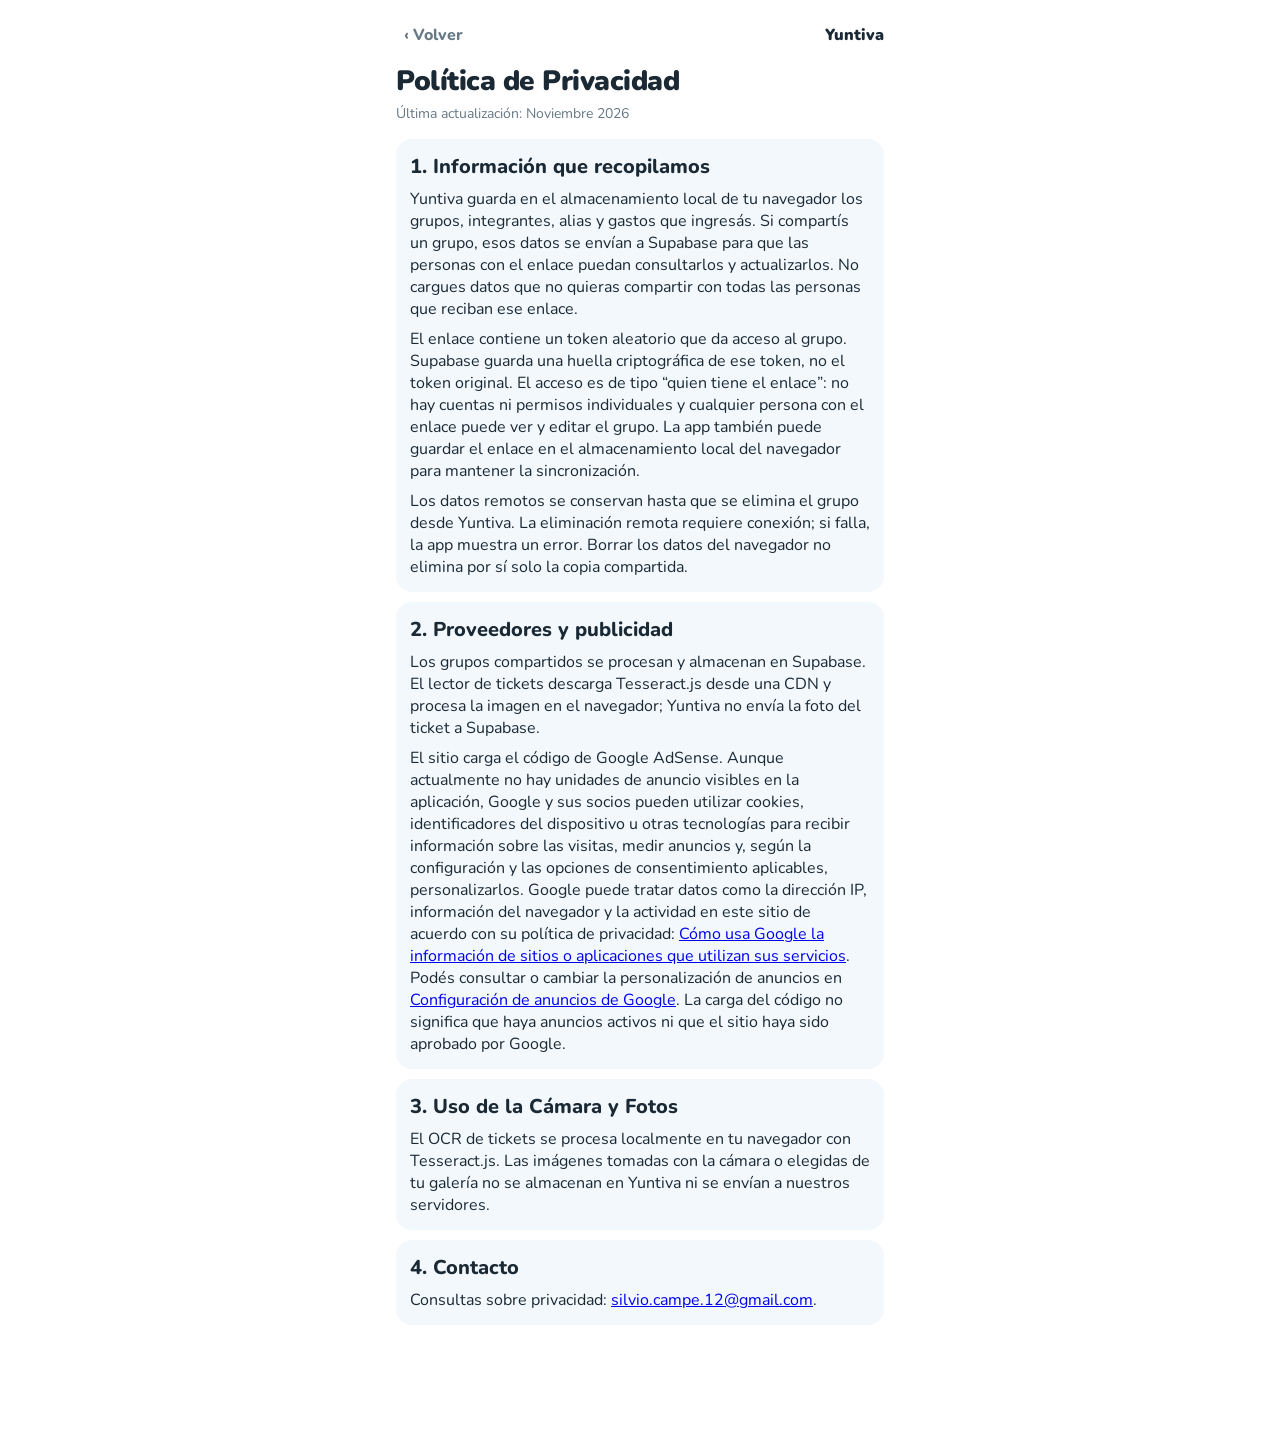
<file: privacidad.html>
<!DOCTYPE html>
<html lang="es">
<head>
    <meta charset="utf-8">
    <meta name="viewport" content="width=device-width, initial-scale=1, viewport-fit=cover">
    <title>Política de Privacidad - Yuntiva</title>
    <link rel="stylesheet" href="css/style.css">

     <!-- GOOGLE ADSENSE --> 
<script async src="https://pagead2.googlesyndication.com/pagead/js/adsbygoogle.js?client=ca-pub-6028312102974841"
     crossorigin="anonymous"></script>
    
</head>
<body>
<div id="app">
    <div class="row sp">
        <button class="ghost" type="button" onclick="location.href='index.html'">‹ Volver</button>
        <span class="logo" style="font-size:16px">Yuntiva</span>
    </div>
    
    <h1>Política de Privacidad</h1>
    <p class="mut" style="margin-bottom: 16px;">Última actualización: Noviembre 2026</p>

    <div class="card">
        <h2>1. Información que recopilamos</h2>
        <p style="margin-top: 8px;">Yuntiva guarda en el almacenamiento local de tu navegador los grupos, integrantes, alias y gastos que ingresás. Si compartís un grupo, esos datos se envían a Supabase para que las personas con el enlace puedan consultarlos y actualizarlos. No cargues datos que no quieras compartir con todas las personas que reciban ese enlace.</p>
        <p style="margin-top: 8px;">El enlace contiene un token aleatorio que da acceso al grupo. Supabase guarda una huella criptográfica de ese token, no el token original. El acceso es de tipo “quien tiene el enlace”: no hay cuentas ni permisos individuales y cualquier persona con el enlace puede ver y editar el grupo. La app también puede guardar el enlace en el almacenamiento local del navegador para mantener la sincronización.</p>
        <p style="margin-top: 8px;">Los datos remotos se conservan hasta que se elimina el grupo desde Yuntiva. La eliminación remota requiere conexión; si falla, la app muestra un error. Borrar los datos del navegador no elimina por sí solo la copia compartida.</p>
    </div>

    <div class="card">
        <h2>2. Proveedores y publicidad</h2>
        <p style="margin-top: 8px;">Los grupos compartidos se procesan y almacenan en Supabase. El lector de tickets descarga Tesseract.js desde una CDN y procesa la imagen en el navegador; Yuntiva no envía la foto del ticket a Supabase.</p>
        <p style="margin-top: 8px;">El sitio carga el código de Google AdSense. Aunque actualmente no hay unidades de anuncio visibles en la aplicación, Google y sus socios pueden utilizar cookies, identificadores del dispositivo u otras tecnologías para recibir información sobre las visitas, medir anuncios y, según la configuración y las opciones de consentimiento aplicables, personalizarlos. Google puede tratar datos como la dirección IP, información del navegador y la actividad en este sitio de acuerdo con su política de privacidad: <a href="https://policies.google.com/technologies/partner-sites">Cómo usa Google la información de sitios o aplicaciones que utilizan sus servicios</a>. Podés consultar o cambiar la personalización de anuncios en <a href="https://adssettings.google.com/">Configuración de anuncios de Google</a>. La carga del código no significa que haya anuncios activos ni que el sitio haya sido aprobado por Google.</p>
    </div>

    <div class="card">
        <h2>3. Uso de la Cámara y Fotos</h2>
        <p style="margin-top: 8px;">El OCR de tickets se procesa localmente en tu navegador con Tesseract.js. Las imágenes tomadas con la cámara o elegidas de tu galería no se almacenan en Yuntiva ni se envían a nuestros servidores.</p>
    </div>

    <div class="card">
        <h2>4. Contacto</h2>
        <p style="margin-top: 8px;">Consultas sobre privacidad: <a href="mailto:silvio.campe.12@gmail.com">silvio.campe.12@gmail.com</a>.</p>
    </div>
</div>
</body>
</html>
</file>
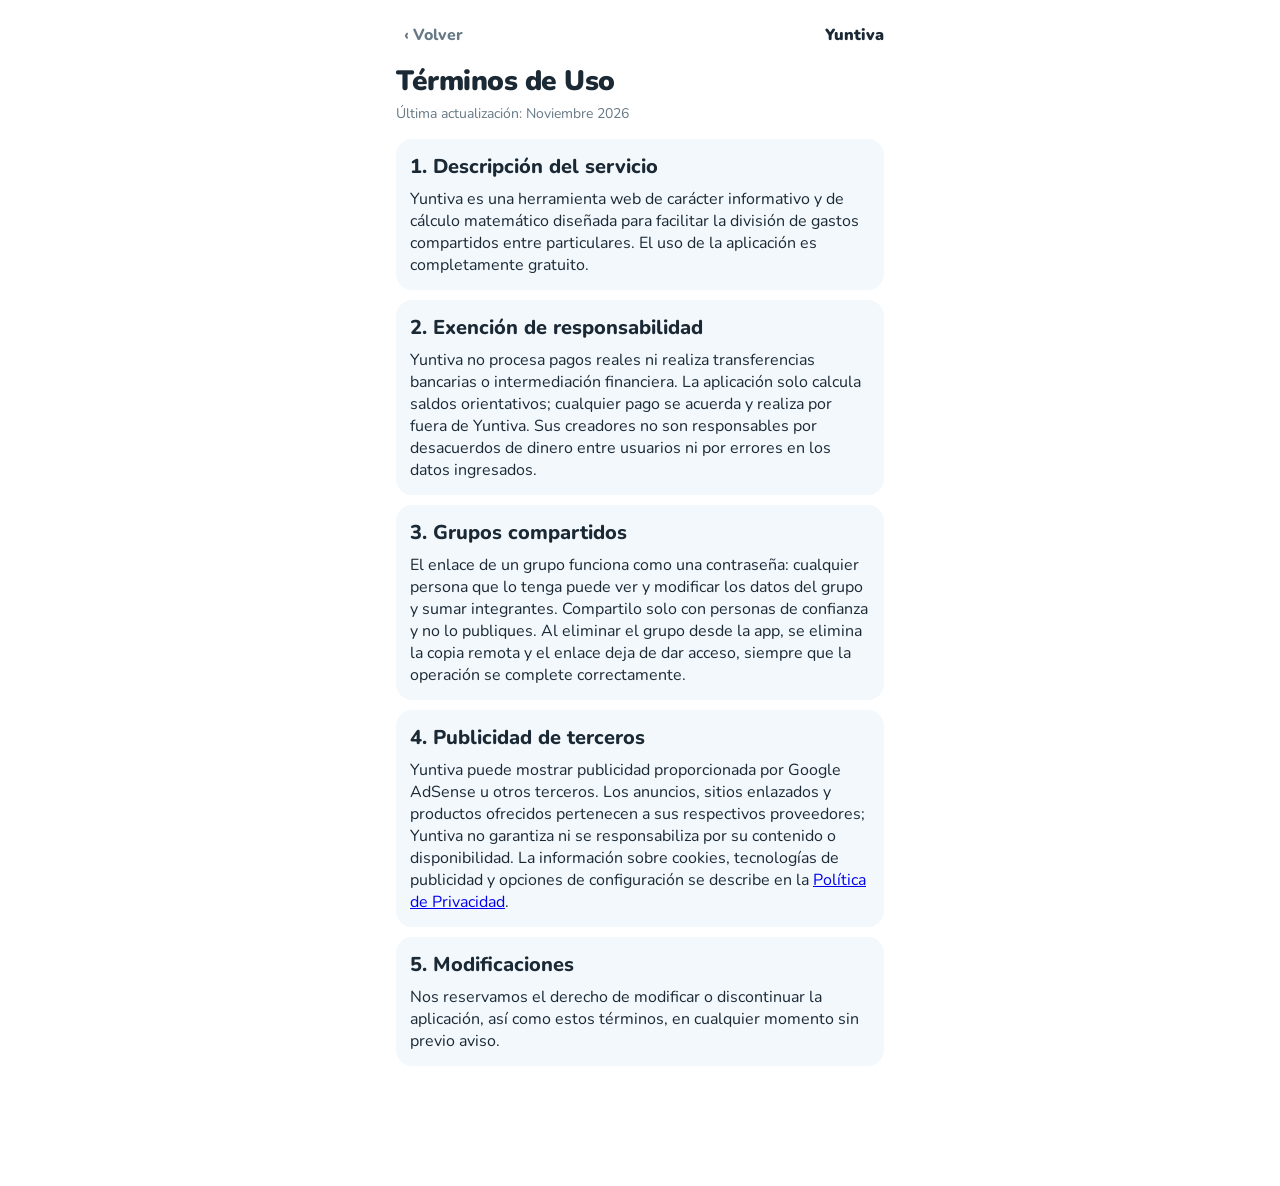
<file: terminos.html>
<!DOCTYPE html>
<html lang="es">
<head>
    <meta charset="utf-8">
    <meta name="viewport" content="width=device-width, initial-scale=1, viewport-fit=cover">
    <title>Términos y Condiciones - Yuntiva</title>
    <link rel="stylesheet" href="css/style.css">

     <!-- GOOGLE ADSENSE --> 
<script async src="https://pagead2.googlesyndication.com/pagead/js/adsbygoogle.js?client=ca-pub-6028312102974841"
     crossorigin="anonymous"></script>
    
</head>
<body>
<div id="app">
    <div class="row sp">
        <button class="ghost" type="button" onclick="location.href='index.html'">‹ Volver</button>
        <span class="logo" style="font-size:16px">Yuntiva</span>
    </div>
    
    <h1>Términos de Uso</h1>
    <p class="mut" style="margin-bottom: 16px;">Última actualización: Noviembre 2026</p>

    <div class="card">
        <h2>1. Descripción del servicio</h2>
        <p style="margin-top: 8px;">Yuntiva es una herramienta web de carácter informativo y de cálculo matemático diseñada para facilitar la división de gastos compartidos entre particulares. El uso de la aplicación es completamente gratuito.</p>
    </div>

    <div class="card">
        <h2>2. Exención de responsabilidad</h2>
        <p style="margin-top: 8px;">Yuntiva no procesa pagos reales ni realiza transferencias bancarias o intermediación financiera. La aplicación solo calcula saldos orientativos; cualquier pago se acuerda y realiza por fuera de Yuntiva. Sus creadores no son responsables por desacuerdos de dinero entre usuarios ni por errores en los datos ingresados.</p>
    </div>

    <div class="card">
        <h2>3. Grupos compartidos</h2>
        <p style="margin-top: 8px;">El enlace de un grupo funciona como una contraseña: cualquier persona que lo tenga puede ver y modificar los datos del grupo y sumar integrantes. Compartilo solo con personas de confianza y no lo publiques. Al eliminar el grupo desde la app, se elimina la copia remota y el enlace deja de dar acceso, siempre que la operación se complete correctamente.</p>
    </div>

    <div class="card">
        <h2>4. Publicidad de terceros</h2>
        <p style="margin-top: 8px;">Yuntiva puede mostrar publicidad proporcionada por Google AdSense u otros terceros. Los anuncios, sitios enlazados y productos ofrecidos pertenecen a sus respectivos proveedores; Yuntiva no garantiza ni se responsabiliza por su contenido o disponibilidad. La información sobre cookies, tecnologías de publicidad y opciones de configuración se describe en la <a href="privacidad.html">Política de Privacidad</a>.</p>
    </div>

    <div class="card">
        <h2>5. Modificaciones</h2>
        <p style="margin-top: 8px;">Nos reservamos el derecho de modificar o discontinuar la aplicación, así como estos términos, en cualquier momento sin previo aviso.</p>
    </div>
</div>
</body>
</html>
</file>
<file: css/style.css>
@import url('https://fonts.googleapis.com/css2?family=Nunito:wght@400;500;600;700;800;900&display=swap');

/* =========================================
   YUNTIVA — ESTILOS GENERALES
   ========================================= */


/* -----------------------------------------
   1. COLORES Y TEMAS
   ----------------------------------------- */

:root {
    /* Tema claro */
    --bg: #FFFFFF;
    --card: #F2F8FC;
    --tx: #1B2935;
    --mut: #667985;

    /* Identidad visual: celeste argentino */
    --pri: #74ACDF;
    --prx: #12314A;

    /* Estados */
    --neg: #D93B3B;
    --pos: #168653;

    /* Bordes */
    --line: #D6E5F0;

    box-sizing: border-box;
    padding-top: env(safe-area-inset-top, 0px);
    padding-bottom: env(safe-area-inset-bottom, 0px);
}

/* Tema oscuro automático del dispositivo */
@media (prefers-color-scheme: dark) {
    :root:not([data-theme="light"]) {
        --bg: #101B24;
        --card: #1C2B37;
        --tx: #F1F7FB;
        --mut: #A4B5C1;

        --pri: #74ACDF;
        --prx: #102A40;

        --neg: #FF6B6B;
        --pos: #00D98B;

        --line: #304553;
    }
}

/* Tema oscuro seleccionado manualmente */
:root[data-theme="dark"] {
    --bg: #101B24;
    --card: #1C2B37;
    --tx: #F1F7FB;
    --mut: #A4B5C1;

    --pri: #74ACDF;
    --prx: #102A40;

    --neg: #FF6B6B;
    --pos: #00D98B;

    --line: #304553;
}


/* -----------------------------------------
   2. CONFIGURACIÓN GENERAL
   ----------------------------------------- */

* {
    box-sizing: border-box;
}

html,
body {
    margin: 0;
    background: var(--bg);
    color: var(--tx);
    font-family: "Nunito", "Trebuchet MS", system-ui, sans-serif;
    font-size: 16px;
}

#app {
    max-width: 520px;
    margin: 0 auto;
    padding: 16px 16px 110px;
}

.intro {
    position: fixed;
    inset: 0;
    z-index: 100001;
    overflow: hidden;
    background: var(--pri);
    color: #12314A;
    opacity: 1;
    transition: opacity 0.35s ease;
}

.intro.is-leaving {
    opacity: 0;
    pointer-events: none;
}

.intro-scene {
    position: absolute;
    inset: 0;
    isolation: isolate;
}

.intro-scene picture {
    position: absolute;
    inset: 0;
    display: block;
}

.intro-scene img {
    position: absolute;
    top: 36%;
    left: 50%;
    display: block;
    width: 34vw;
    max-width: 650px;
    max-height: 76vh;
    height: auto;
    object-fit: contain;
    transform: translate(-50%, -50%);
}

.intro-mon {
    z-index: 2;
    --intro-mon-final: 36vh;
    animation: monIntro 3.5s cubic-bezier(0.22, 0.75, 0.2, 1) both;
    will-change: transform;
}

.intro-mon img {
    top: 36%;
    width: 14vw;
    max-width: 260px;
}

.intro-vac {
    z-index: 1;
    animation: vacIntro 0.7s ease-out both;
}

.intro-vac img {
    width: 34vw;
    max-width: 650px;
}

.intro-copy {
    position: absolute;
    z-index: 3;
    left: 50%;
    bottom: calc(26px + env(safe-area-inset-bottom, 0px));
    display: grid;
    gap: 4px;
    text-align: center;
    transform: translateX(-50%);
}

.intro-copy b {
    font-size: 30px;
    font-weight: 900;
}

.intro-copy span {
    color: #12314A;
    font-size: 17px;
    font-weight: 700;
    white-space: nowrap;
}

.intro-skip {
    position: absolute;
    z-index: 4;
    top: calc(14px + env(safe-area-inset-top, 0px));
    right: 16px;
    padding: 9px 14px;
    border: 1px solid rgba(18, 49, 74, 0.16);
    border-radius: 99px;
    background: rgba(255, 255, 255, 0.9);
    color: #12314A;
    font-size: 14px;
}

@keyframes monIntro {
    0% {
        transform: translate3d(0, 110vh, 0);
    }
    36%,
    43% {
        transform: translate3d(0, -35vh, 0);
    }
    100% {
        transform: translate3d(0, var(--intro-mon-final), 0);
    }
}

@media (max-width: 700px) {
    .intro-mon {
        --intro-mon-final: 14vh;
    }

    .intro-scene img {
        max-height: 72vh;
    }

    .intro-mon img {
        width: 23vw;
        max-width: 120px;
    }

    .intro-vac img {
        width: 65vw;
        max-width: 340px;
    }
}

@keyframes vacIntro {
    from {
        opacity: 0.65;
    }
    to {
        opacity: 1;
    }
}

@media (prefers-reduced-motion: reduce) {
    .intro-mon,
    .intro-vac {
        animation: none;
        will-change: auto;
    }

    .intro-mon {
        transform: translateY(var(--intro-mon-final));
    }

    .intro {
        transition-duration: 0.01ms;
    }
}


/* -----------------------------------------
   3. TIPOGRAFÍA Y TEXTOS
   ----------------------------------------- */

h1 {
    font-size: 28px;
    margin: 8px 0 4px;
    letter-spacing: -0.5px;
    font-weight: 900;
}

h2 {
    font-size: 20px;
    margin: 0;
    font-weight: 800;
}

p {
    margin: 0;
}

.mut {
    color: var(--mut);
    font-size: 14px;
}


/* -----------------------------------------
   4. TARJETAS Y CONTENEDORES
   ----------------------------------------- */

.card {
    background: var(--card);
    border-radius: 16px;
    padding: 14px;
    margin: 10px 0;
}

.row {
    display: flex;
    align-items: center;
    gap: 10px;
}

.sp {
    justify-content: space-between;
}

.g1 {
    flex: 1;
    min-width: 0;
}


/* -----------------------------------------
   5. CAMPOS Y FORMULARIOS
   ----------------------------------------- */

input,
select {
    width: 100%;
    font: inherit;
    color: var(--tx);
    background: var(--bg);
    border: 1.5px solid var(--line);
    border-radius: 12px;
    padding: 12px;
    margin: 4px 0;
}

input:focus,
select:focus,
button:focus-visible {
    outline: 2px solid var(--pri);
    outline-offset: 1px;
}


/* -----------------------------------------
   6. BOTONES
   ----------------------------------------- */

button {
    font: inherit;
    cursor: pointer;
    border: 0;
    border-radius: 12px;
    padding: 12px 16px;
    font-weight: 800;
    color: var(--tx);
    background: var(--card);
}

/* Botón principal */
.pri {
    background: var(--pri);
    color: var(--prx);
}

/* Botón de ancho completo */
.full {
    width: 100%;
}

/* Botón secundario o discreto */
.ghost {
    background: none;
    color: var(--mut);
    padding: 8px;
}

/* Botón flotante para agregar gastos */
.fab {
    position: fixed;
    left: 50%;
    transform: translateX(-50%);
    bottom: calc(18px + env(safe-area-inset-bottom, 0px));
    box-shadow: 0 6px 20px rgba(116, 172, 223, 0.40);
    padding: 15px 26px;
    border-radius: 99px;
}


/* -----------------------------------------
   7. PESTAÑAS DE NAVEGACIÓN
   ----------------------------------------- */

.tabs {
    display: flex;
    gap: 6px;
    margin: 12px 0;
    background: var(--card);
    padding: 4px;
    border-radius: 14px;
}

.tabs button {
    flex: 1;
    background: none;
    padding: 10px 4px;
}

.tabs .on {
    background: var(--pri);
    color: var(--prx);
}


/* -----------------------------------------
   8. ETIQUETAS Y FILTROS
   ----------------------------------------- */

.chips {
    display: flex;
    flex-wrap: wrap;
    gap: 6px;
    margin: 6px 0;
}

.chip {
    padding: 8px 12px;
    border-radius: 99px;
    border: 1.5px solid var(--line);
    background: none;
    font-weight: 700;
}

.chip.on {
    background: var(--pri);
    border-color: var(--pri);
    color: var(--prx);
}


/* -----------------------------------------
   9. IMPORTES Y ESTADOS
   ----------------------------------------- */

.amt {
    font-weight: 900;
    white-space: nowrap;
}

.pos {
    color: var(--pos);
}

.neg,
.x {
    color: var(--neg);
}


/* -----------------------------------------
   10. VENTANAS EMERGENTES
   ----------------------------------------- */

.sheet {
    position: fixed;
    inset: 0;
    background: rgba(0, 0, 0, 0.5);
    z-index: 5;
    display: flex;
    align-items: flex-end;
    justify-content: center;
}

.sheet > div {
    background: var(--bg);
    width: 100%;
    max-width: 520px;
    max-height: 92%;
    overflow: auto;
    border-radius: 22px 22px 0 0;
    padding: 18px 16px calc(18px + env(safe-area-inset-bottom, 0px));
}


/* -----------------------------------------
   11. MENSAJES TEMPORALES
   ----------------------------------------- */

.toast {
    position: fixed;
    top: calc(14px + env(safe-area-inset-top, 0px));
    left: 50%;
    transform: translateX(-50%);
    background: var(--tx);
    color: var(--bg);
    padding: 10px 16px;
    border-radius: 99px;
    z-index: 9;
    font-weight: 800;
}


/* -----------------------------------------
   12. LOGO
   ----------------------------------------- */

.logo {
    display: inline-flex;
    align-items: center;
    gap: 8px;
    font-weight: 900;
    font-size: 20px;
}

.logo svg {
    width: 34px;
    height: 34px;
}


/* -----------------------------------------
   13. ELEMENTOS DE LISTAS
   ----------------------------------------- */

.item {
    border-top: 1px dashed var(--line);
    padding-top: 8px;
    margin-top: 8px;
}


/* -----------------------------------------
   14. BOTONES CON IMÁGENES Y ARCHIVOS
   ----------------------------------------- */

.btnl {
    display: block;
    text-align: center;
    background: var(--card);
    border-radius: 12px;
    padding: 12px;
    font-weight: 800;
    cursor: pointer;
    margin-bottom: 6px;
    position: relative;
}

.btnl:focus-within {
    outline: 2px solid var(--pri);
    outline-offset: 1px;
}

/* Campo de archivo visualmente oculto */
.sr {
    position: absolute;
    opacity: 0;
    width: 1px;
    height: 1px;
    overflow: hidden;
}

/* CARTEL PERSONALIZADO PARA ELIMINAR GRUPOS */

.confirm-overlay {
  position: fixed;
  inset: 0;
  z-index: 100000;
  background: rgba(10, 25, 40, 0.65);
  display: flex;
  align-items: center;
  justify-content: center;
  padding: 20px;
  backdrop-filter: blur(3px);
}

.confirm-box {
  width: 100%;
  max-width: 360px;
  box-sizing: border-box;
  background: #ffffff;
  color: #12314A;
  border-radius: 20px;
  padding: 26px 22px 20px;
  text-align: center;
  box-shadow: 0 16px 50px rgba(0, 0, 0, 0.25);
  animation: confirmAppear 0.18s ease-out;
}

.confirm-icon {
  width: 56px;
  height: 56px;
  margin: 0 auto 14px;
  display: flex;
  align-items: center;
  justify-content: center;
  border-radius: 50%;
  background: #fff0ed;
  font-size: 25px;
}

.confirm-box h2 {
  margin: 0 0 12px;
  color: #12314A;
  font-size: 22px;
}

.confirm-question {
  margin: 0 0 7px;
  color: #526575;
  font-size: 15px;
}

.confirm-name {
  margin: 0 0 14px;
  color: #12314A;
  font-size: 18px;
  font-weight: 800;
  overflow-wrap: anywhere;
}

.confirm-warning {
  margin: 0 0 22px;
  color: #788795;
  font-size: 13px;
  line-height: 1.5;
}

.confirm-actions {
  display: flex;
  gap: 10px;
}

.confirm-actions button {
  flex: 1;
  min-width: 0;
  padding: 12px 8px;
  border: 0;
  border-radius: 11px;
  font-size: 14px;
  font-weight: 700;
  cursor: pointer;
}

.confirm-cancel {
  background: #edf3f7;
  color: #12314A;
}

.confirm-delete {
  background: #c94242;
  color: white;
}

.confirm-actions button:active {
  transform: scale(0.97);
}

@keyframes confirmAppear {
  from {
    opacity: 0;
    transform: translateY(8px) scale(0.97);
  }
  to {
    opacity: 1;
    transform: translateY(0) scale(1);
  }
}
</file>
